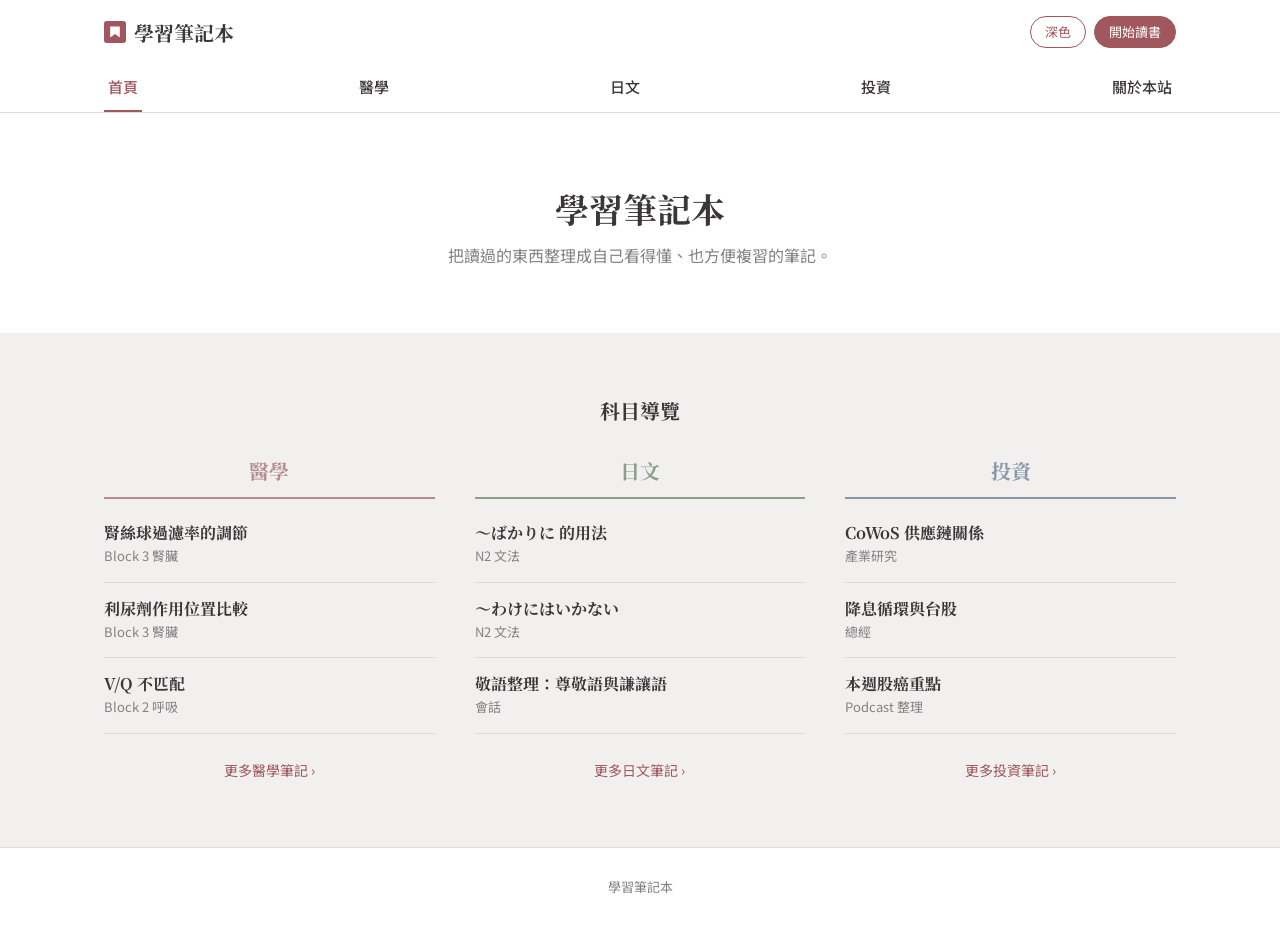
<file: index.html>
<!doctype html>
<html lang="zh-Hant">
<head>
  <meta charset="utf-8">
  <meta name="viewport" content="width=device-width, initial-scale=1">
  <title>學習筆記本</title>
  <meta name="description" content="醫學、日文與投資的學習筆記導覽。">
  <link rel="preconnect" href="https://fonts.googleapis.com">
  <link rel="preconnect" href="https://fonts.gstatic.com" crossorigin>
  <link href="https://fonts.googleapis.com/css2?family=Noto+Serif+TC:wght@400;700&family=Noto+Sans+TC:wght@400;500;700&display=swap" rel="stylesheet">
  <link rel="icon" href="data:image/svg+xml,%3Csvg xmlns=%27http://www.w3.org/2000/svg%27 viewBox=%270 0 32 32%27%3E%3Crect width=%2732%27 height=%2732%27 rx=%274%27 fill=%27%23a0575d%27/%3E%3Cpath d=%27M9 8h14v16l-7-5-7 5z%27 fill=%27%23fff%27/%3E%3C/svg%3E">
  <link rel="stylesheet" href="assets/style.css">
</head>
<body>
<header class="site-head">
  <div class="wrap head-top">
    <a class="logo" href="index.html">
      <svg class="logo-mark" viewBox="0 0 32 32" aria-hidden="true"><rect width="32" height="32" rx="4" fill="var(--accent)"/><path d="M9 8h14v16l-7-5-7 5z" fill="var(--bg)"/></svg>
      學習筆記本
    </a>
    <div class="head-actions">
      <button class="pill theme-toggle" type="button">深色</button>
      <a class="pill solid" href="med.html">開始讀書</a>
    </div>
  </div>
  <nav aria-label="分類">
    <ul class="cats">
      <li><a href="index.html" aria-current="page">首頁</a></li>
      <li><a href="med.html">醫學</a></li>
      <li><a href="jp.html">日文</a></li>
      <li><a href="fin.html">投資</a></li>
      <li><a href="about.html">關於本站</a></li>
    </ul>
  </nav>
</header>

<main>
  <section class="hero wrap">
    <h1>學習筆記本</h1>
    <p class="hero-sub">把讀過的東西整理成自己看得懂、也方便複習的筆記。</p>
  </section>

  <section class="section band" id="subjects">
    <div class="wrap">
      <h2 class="section-title">科目導覽</h2>
      <div class="subjects">
        <div class="subject med">
          <h2>醫學</h2>
          <ul>
            <li><a href="med-gfr.html"><span class="t">腎絲球過濾率的調節</span><span class="d">Block 3 腎臟</span></a></li>
            <li><a href="med.html"><span class="t">利尿劑作用位置比較</span><span class="d">Block 3 腎臟</span></a></li>
            <li><a href="med.html"><span class="t">V/Q 不匹配</span><span class="d">Block 2 呼吸</span></a></li>
          </ul>
          <a class="more" href="med.html">更多醫學筆記 ›</a>
        </div>
        <div class="subject jp">
          <h2>日文</h2>
          <ul>
            <li><a href="jp.html"><span class="t">～ばかりに 的用法</span><span class="d">N2 文法</span></a></li>
            <li><a href="jp.html"><span class="t">～わけにはいかない</span><span class="d">N2 文法</span></a></li>
            <li><a href="jp.html"><span class="t">敬語整理：尊敬語與謙讓語</span><span class="d">會話</span></a></li>
          </ul>
          <a class="more" href="jp.html">更多日文筆記 ›</a>
        </div>
        <div class="subject fin">
          <h2>投資</h2>
          <ul>
            <li><a href="fin.html"><span class="t">CoWoS 供應鏈關係</span><span class="d">產業研究</span></a></li>
            <li><a href="fin.html"><span class="t">降息循環與台股</span><span class="d">總經</span></a></li>
            <li><a href="fin.html"><span class="t">本週股癌重點</span><span class="d">Podcast 整理</span></a></li>
          </ul>
          <a class="more" href="fin.html">更多投資筆記 ›</a>
        </div>
      </div>
    </div>
  </section>
</main>

<footer class="site-foot">
  <div class="wrap">學習筆記本</div>
</footer>
<script src="assets/site.js"></script>
</body>
</html>
</file>
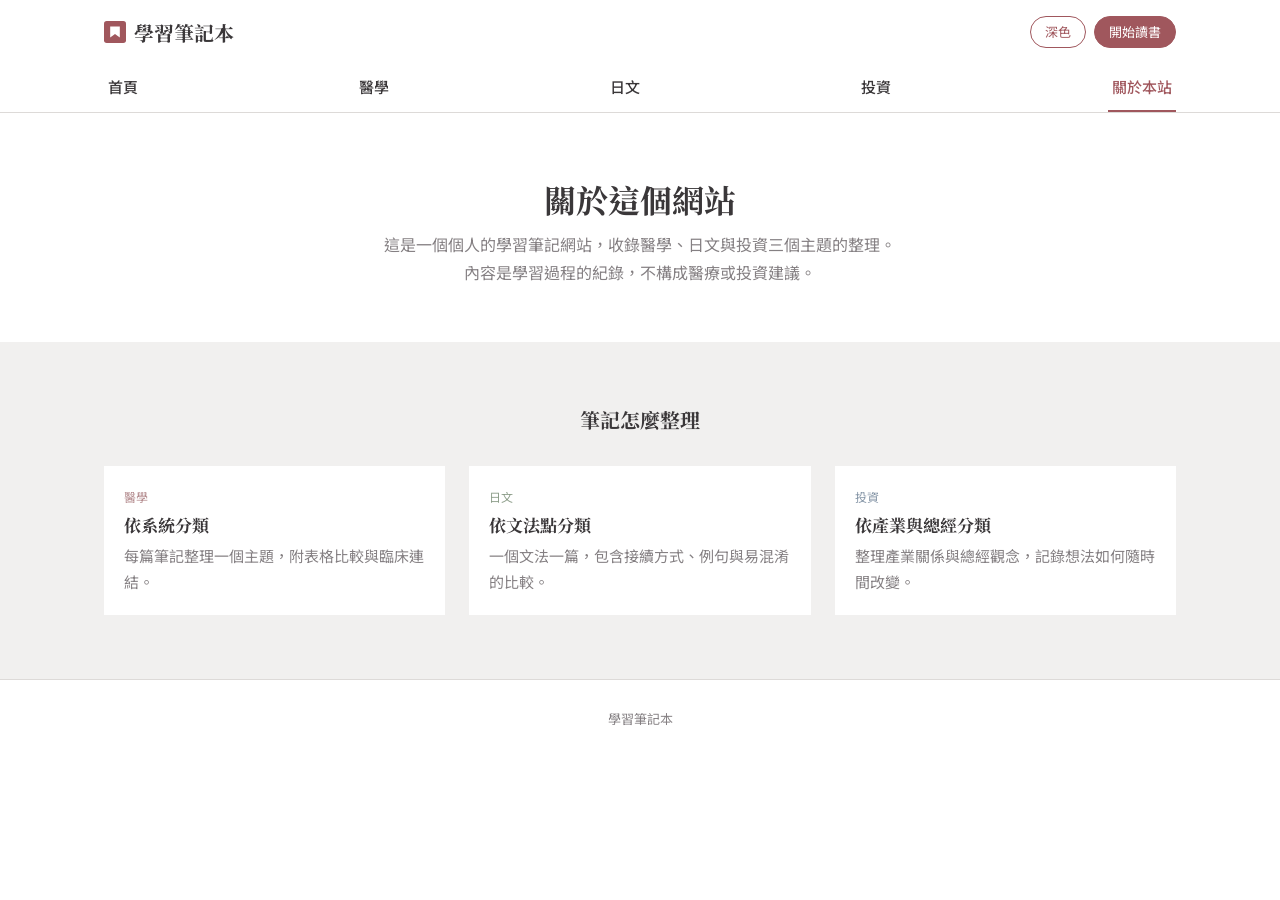
<file: about.html>
<!doctype html>
<html lang="zh-Hant">
<head>
  <meta charset="utf-8">
  <meta name="viewport" content="width=device-width, initial-scale=1">
  <title>關於本站 | 學習筆記本</title>
  <meta name="description" content="這個學習筆記網站的介紹。">
  <link rel="preconnect" href="https://fonts.googleapis.com">
  <link rel="preconnect" href="https://fonts.gstatic.com" crossorigin>
  <link href="https://fonts.googleapis.com/css2?family=Noto+Serif+TC:wght@400;700&family=Noto+Sans+TC:wght@400;500;700&display=swap" rel="stylesheet">
  <link rel="icon" href="data:image/svg+xml,%3Csvg xmlns=%27http://www.w3.org/2000/svg%27 viewBox=%270 0 32 32%27%3E%3Crect width=%2732%27 height=%2732%27 rx=%274%27 fill=%27%23a0575d%27/%3E%3Cpath d=%27M9 8h14v16l-7-5-7 5z%27 fill=%27%23fff%27/%3E%3C/svg%3E">
  <link rel="stylesheet" href="assets/style.css">
</head>
<body>
<header class="site-head">
  <div class="wrap head-top">
    <a class="logo" href="index.html">
      <svg class="logo-mark" viewBox="0 0 32 32" aria-hidden="true"><rect width="32" height="32" rx="4" fill="var(--accent)"/><path d="M9 8h14v16l-7-5-7 5z" fill="var(--bg)"/></svg>
      學習筆記本
    </a>
    <div class="head-actions">
      <button class="pill theme-toggle" type="button">深色</button>
      <a class="pill solid" href="med.html">開始讀書</a>
    </div>
  </div>
  <nav aria-label="分類">
    <ul class="cats">
      <li><a href="index.html">首頁</a></li>
      <li><a href="med.html">醫學</a></li>
      <li><a href="jp.html">日文</a></li>
      <li><a href="fin.html">投資</a></li>
      <li><a href="about.html" aria-current="page">關於本站</a></li>
    </ul>
  </nav>
</header>

<main>
  <section class="wrap about-intro">
    <h1>關於這個網站</h1>
    <p>這是一個個人的學習筆記網站，收錄醫學、日文與投資三個主題的整理。內容是學習過程的紀錄，不構成醫療或投資建議。</p>
  </section>

  <section class="section band">
    <div class="wrap">
      <h2 class="section-title">筆記怎麼整理</h2>
      <ul class="works">
        <li><span class="tag med">醫學</span><h3>依系統分類</h3><p>每篇筆記整理一個主題，附表格比較與臨床連結。</p></li>
        <li><span class="tag jp">日文</span><h3>依文法點分類</h3><p>一個文法一篇，包含接續方式、例句與易混淆的比較。</p></li>
        <li><span class="tag fin">投資</span><h3>依產業與總經分類</h3><p>整理產業關係與總經觀念，記錄想法如何隨時間改變。</p></li>
      </ul>
    </div>
  </section>
</main>

<footer class="site-foot">
  <div class="wrap">學習筆記本</div>
</footer>
<script src="assets/site.js"></script>
</body>
</html>
</file>
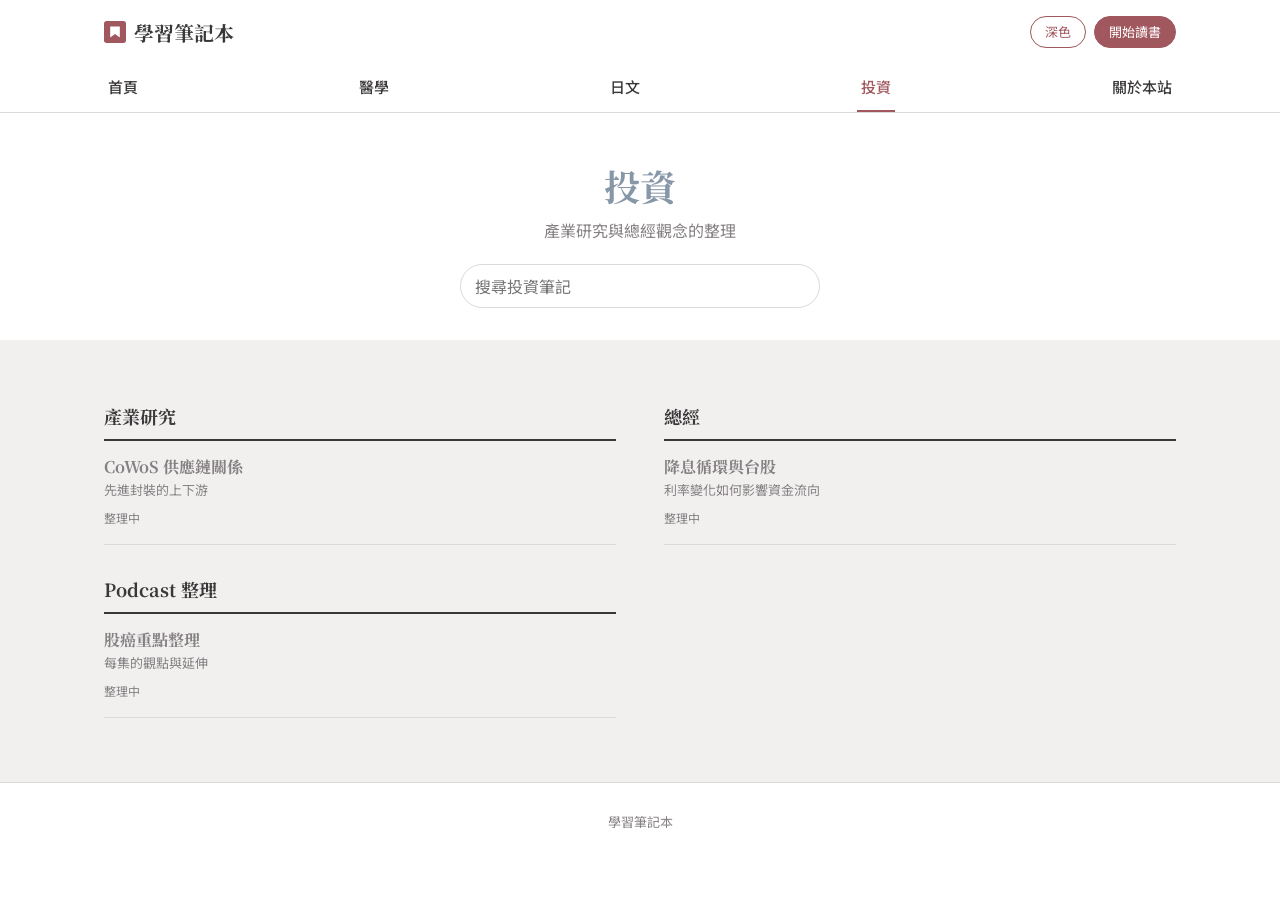
<file: fin.html>
<!doctype html>
<html lang="zh-Hant">
<head>
  <meta charset="utf-8">
  <meta name="viewport" content="width=device-width, initial-scale=1">
  <title>投資 | 學習筆記本</title>
  <meta name="description" content="投資筆記目錄。產業研究與總經觀念的整理。">
  <link rel="preconnect" href="https://fonts.googleapis.com">
  <link rel="preconnect" href="https://fonts.gstatic.com" crossorigin>
  <link href="https://fonts.googleapis.com/css2?family=Noto+Serif+TC:wght@400;700&family=Noto+Sans+TC:wght@400;500;700&display=swap" rel="stylesheet">
  <link rel="icon" href="data:image/svg+xml,%3Csvg xmlns=%27http://www.w3.org/2000/svg%27 viewBox=%270 0 32 32%27%3E%3Crect width=%2732%27 height=%2732%27 rx=%274%27 fill=%27%23a0575d%27/%3E%3Cpath d=%27M9 8h14v16l-7-5-7 5z%27 fill=%27%23fff%27/%3E%3C/svg%3E">
  <link rel="stylesheet" href="assets/style.css">
</head>
<body>
<header class="site-head">
  <div class="wrap head-top">
    <a class="logo" href="index.html">
      <svg class="logo-mark" viewBox="0 0 32 32" aria-hidden="true"><rect width="32" height="32" rx="4" fill="var(--accent)"/><path d="M9 8h14v16l-7-5-7 5z" fill="var(--bg)"/></svg>
      學習筆記本
    </a>
    <div class="head-actions">
      <button class="pill theme-toggle" type="button">深色</button>
      <a class="pill solid" href="med.html">開始讀書</a>
    </div>
  </div>
  <nav aria-label="分類">
    <ul class="cats">
      <li><a href="index.html">首頁</a></li>
      <li><a href="med.html">醫學</a></li>
      <li><a href="jp.html">日文</a></li>
      <li><a href="fin.html" aria-current="page">投資</a></li>
      <li><a href="about.html">關於本站</a></li>
    </ul>
  </nav>
</header>

<main>
  <div class="wrap page-head subject-head fin">
    <h1>投資</h1>
    <p>產業研究與總經觀念的整理</p>
    <input class="search" type="search" placeholder="搜尋投資筆記" aria-label="搜尋投資筆記" data-filter=".toc-group">
  </div>
  <div class="section band">
    <div class="wrap toc-page">
      <section class="toc-group">
        <h2>產業研究</h2>
        <ul class="toc-list">
          <li class="soon"><span class="t">CoWoS 供應鏈關係</span><span class="d">先進封裝的上下游</span><span class="soon-tag">整理中</span></li>
        </ul>
      </section>
      <section class="toc-group">
        <h2>總經</h2>
        <ul class="toc-list">
          <li class="soon"><span class="t">降息循環與台股</span><span class="d">利率變化如何影響資金流向</span><span class="soon-tag">整理中</span></li>
        </ul>
      </section>
      <section class="toc-group">
        <h2>Podcast 整理</h2>
        <ul class="toc-list">
          <li class="soon"><span class="t">股癌重點整理</span><span class="d">每集的觀點與延伸</span><span class="soon-tag">整理中</span></li>
        </ul>
      </section>
    </div>
  </div>
</main>

<footer class="site-foot">
  <div class="wrap">學習筆記本</div>
</footer>
<script src="assets/site.js"></script>
</body>
</html>
</file>
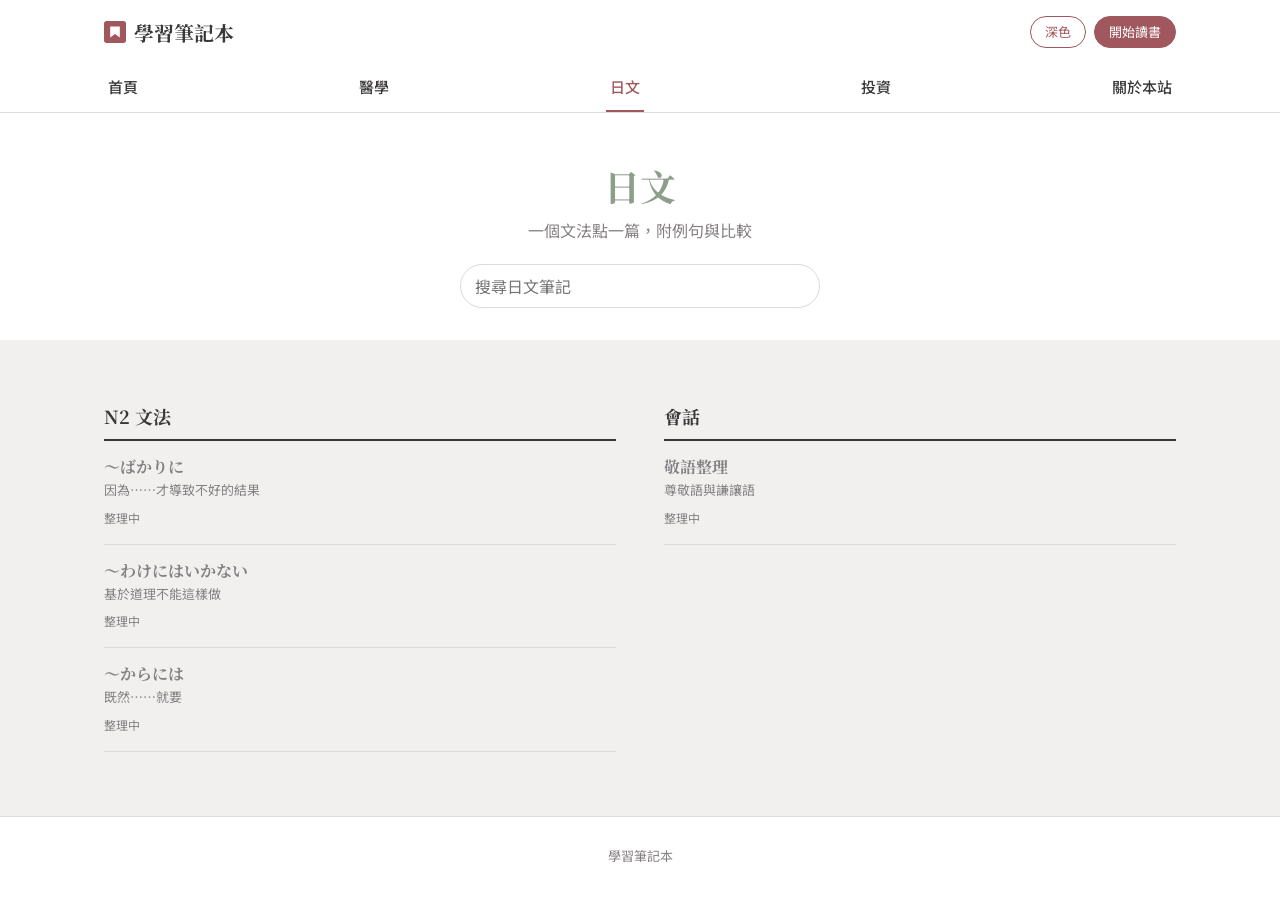
<file: jp.html>
<!doctype html>
<html lang="zh-Hant">
<head>
  <meta charset="utf-8">
  <meta name="viewport" content="width=device-width, initial-scale=1">
  <title>日文 | 學習筆記本</title>
  <meta name="description" content="日文筆記目錄。一個文法點一篇，附例句與比較。">
  <link rel="preconnect" href="https://fonts.googleapis.com">
  <link rel="preconnect" href="https://fonts.gstatic.com" crossorigin>
  <link href="https://fonts.googleapis.com/css2?family=Noto+Serif+TC:wght@400;700&family=Noto+Sans+TC:wght@400;500;700&display=swap" rel="stylesheet">
  <link rel="icon" href="data:image/svg+xml,%3Csvg xmlns=%27http://www.w3.org/2000/svg%27 viewBox=%270 0 32 32%27%3E%3Crect width=%2732%27 height=%2732%27 rx=%274%27 fill=%27%23a0575d%27/%3E%3Cpath d=%27M9 8h14v16l-7-5-7 5z%27 fill=%27%23fff%27/%3E%3C/svg%3E">
  <link rel="stylesheet" href="assets/style.css">
</head>
<body>
<header class="site-head">
  <div class="wrap head-top">
    <a class="logo" href="index.html">
      <svg class="logo-mark" viewBox="0 0 32 32" aria-hidden="true"><rect width="32" height="32" rx="4" fill="var(--accent)"/><path d="M9 8h14v16l-7-5-7 5z" fill="var(--bg)"/></svg>
      學習筆記本
    </a>
    <div class="head-actions">
      <button class="pill theme-toggle" type="button">深色</button>
      <a class="pill solid" href="med.html">開始讀書</a>
    </div>
  </div>
  <nav aria-label="分類">
    <ul class="cats">
      <li><a href="index.html">首頁</a></li>
      <li><a href="med.html">醫學</a></li>
      <li><a href="jp.html" aria-current="page">日文</a></li>
      <li><a href="fin.html">投資</a></li>
      <li><a href="about.html">關於本站</a></li>
    </ul>
  </nav>
</header>

<main>
  <div class="wrap page-head subject-head jp">
    <h1>日文</h1>
    <p>一個文法點一篇，附例句與比較</p>
    <input class="search" type="search" placeholder="搜尋日文筆記" aria-label="搜尋日文筆記" data-filter=".toc-group">
  </div>
  <div class="section band">
    <div class="wrap toc-page">
      <section class="toc-group">
        <h2>N2 文法</h2>
        <ul class="toc-list">
          <li class="soon"><span class="t">～ばかりに</span><span class="d">因為……才導致不好的結果</span><span class="soon-tag">整理中</span></li>
          <li class="soon"><span class="t">～わけにはいかない</span><span class="d">基於道理不能這樣做</span><span class="soon-tag">整理中</span></li>
          <li class="soon"><span class="t">～からには</span><span class="d">既然……就要</span><span class="soon-tag">整理中</span></li>
        </ul>
      </section>
      <section class="toc-group">
        <h2>會話</h2>
        <ul class="toc-list">
          <li class="soon"><span class="t">敬語整理</span><span class="d">尊敬語與謙讓語</span><span class="soon-tag">整理中</span></li>
        </ul>
      </section>
    </div>
  </div>
</main>

<footer class="site-foot">
  <div class="wrap">學習筆記本</div>
</footer>
<script src="assets/site.js"></script>
</body>
</html>
</file>
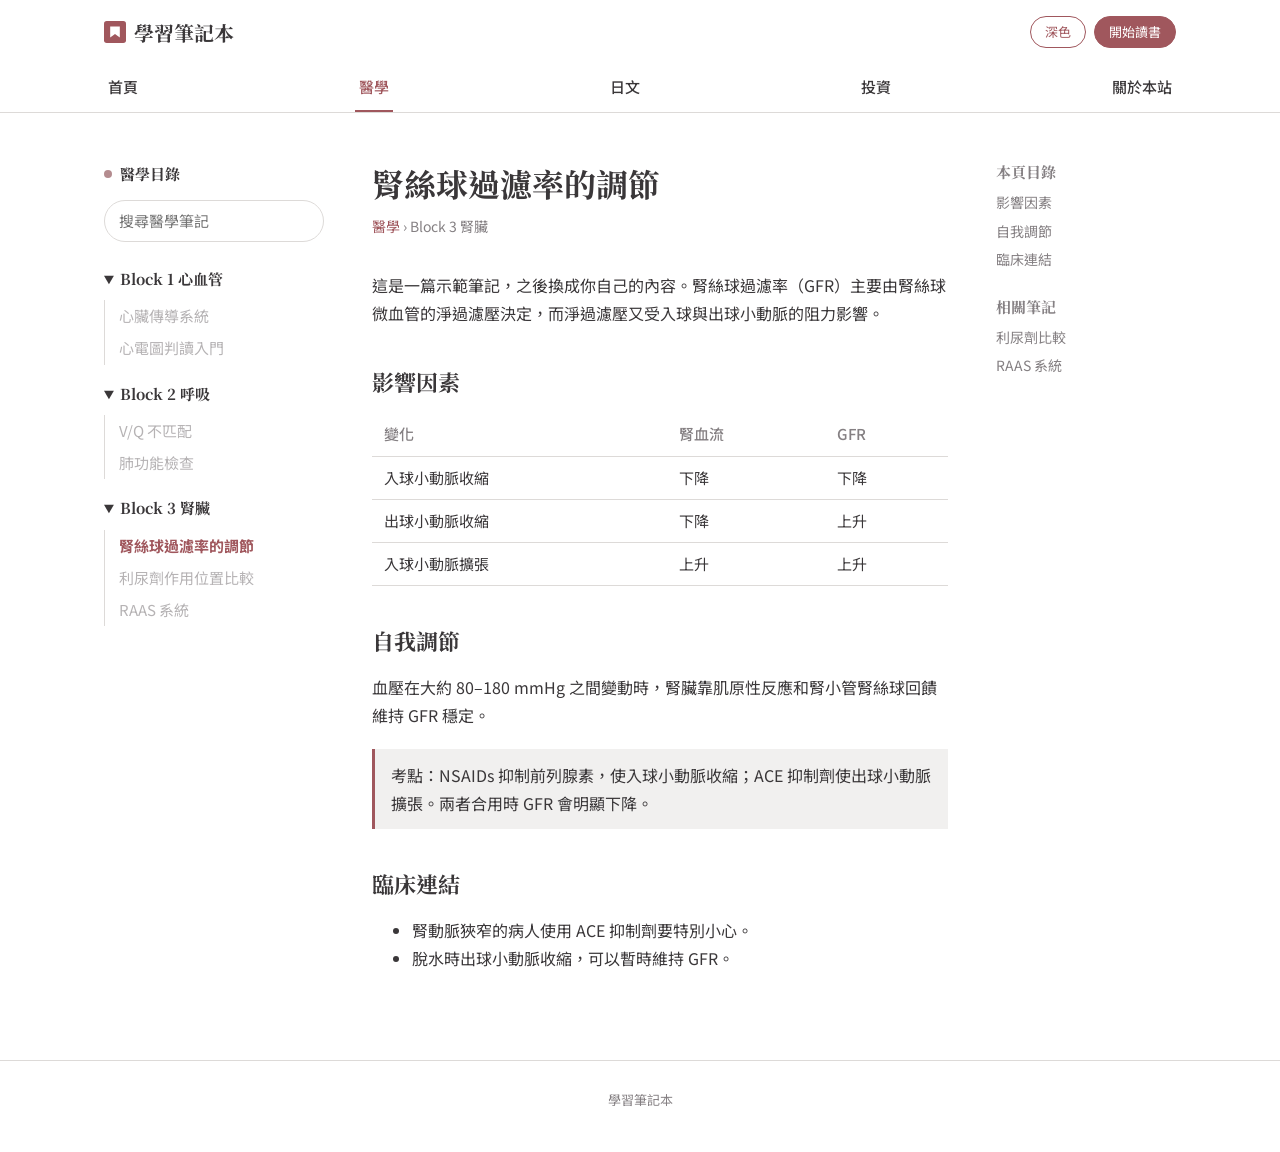
<file: med-gfr.html>
<!doctype html>
<html lang="zh-Hant">
<head>
  <meta charset="utf-8">
  <meta name="viewport" content="width=device-width, initial-scale=1">
  <title>腎絲球過濾率的調節 | 醫學 | 學習筆記本</title>
  <meta name="description" content="醫學筆記：腎絲球過濾率的調節。">
  <link rel="preconnect" href="https://fonts.googleapis.com">
  <link rel="preconnect" href="https://fonts.gstatic.com" crossorigin>
  <link href="https://fonts.googleapis.com/css2?family=Noto+Serif+TC:wght@400;700&family=Noto+Sans+TC:wght@400;500;700&display=swap" rel="stylesheet">
  <link rel="icon" href="data:image/svg+xml,%3Csvg xmlns=%27http://www.w3.org/2000/svg%27 viewBox=%270 0 32 32%27%3E%3Crect width=%2732%27 height=%2732%27 rx=%274%27 fill=%27%23a0575d%27/%3E%3Cpath d=%27M9 8h14v16l-7-5-7 5z%27 fill=%27%23fff%27/%3E%3C/svg%3E">
  <link rel="stylesheet" href="assets/style.css">
</head>
<body>
<header class="site-head">
  <div class="wrap head-top">
    <a class="logo" href="index.html">
      <svg class="logo-mark" viewBox="0 0 32 32" aria-hidden="true"><rect width="32" height="32" rx="4" fill="var(--accent)"/><path d="M9 8h14v16l-7-5-7 5z" fill="var(--bg)"/></svg>
      學習筆記本
    </a>
    <div class="head-actions">
      <button class="pill theme-toggle" type="button">深色</button>
      <a class="pill solid" href="med.html">開始讀書</a>
    </div>
  </div>
  <nav aria-label="分類">
    <ul class="cats">
      <li><a href="index.html">首頁</a></li>
      <li><a href="med.html" aria-current="page">醫學</a></li>
      <li><a href="jp.html">日文</a></li>
      <li><a href="fin.html">投資</a></li>
      <li><a href="about.html">關於本站</a></li>
    </ul>
  </nav>
</header>

<main>
  <div class="wrap notes-layout note-page">
      <aside class="note-tree" aria-label="醫學筆記目錄">
        <a class="tree-home" href="med.html"><i class="dot med"></i>醫學目錄</a>
        <input class="search" type="search" placeholder="搜尋醫學筆記" aria-label="搜尋醫學筆記" data-filter=".note-tree details">
        <details open>
          <summary>Block 1 心血管</summary>
          <ul>
            <li><span class="soon">心臟傳導系統</span></li>
            <li><span class="soon">心電圖判讀入門</span></li>
          </ul>
        </details>
        <details open>
          <summary>Block 2 呼吸</summary>
          <ul>
            <li><span class="soon">V/Q 不匹配</span></li>
            <li><span class="soon">肺功能檢查</span></li>
          </ul>
        </details>
        <details open>
          <summary>Block 3 腎臟</summary>
          <ul>
            <li><a href="med-gfr.html" aria-current="page">腎絲球過濾率的調節</a></li>
            <li><span class="soon">利尿劑作用位置比較</span></li>
            <li><span class="soon">RAAS 系統</span></li>
          </ul>
        </details>
      </aside>

      <article class="note-body">
        <h1>腎絲球過濾率的調節</h1>
        <p class="note-meta"><a href="med.html">醫學</a> › Block 3 腎臟</p>

        <p>這是一篇示範筆記，之後換成你自己的內容。腎絲球過濾率（GFR）主要由腎絲球微血管的淨過濾壓決定，而淨過濾壓又受入球與出球小動脈的阻力影響。</p>

        <h2 id="factors">影響因素</h2>
        <table>
          <thead><tr><th>變化</th><th>腎血流</th><th>GFR</th></tr></thead>
          <tbody>
            <tr><td>入球小動脈收縮</td><td>下降</td><td>下降</td></tr>
            <tr><td>出球小動脈收縮</td><td>下降</td><td>上升</td></tr>
            <tr><td>入球小動脈擴張</td><td>上升</td><td>上升</td></tr>
          </tbody>
        </table>

        <h2 id="autoreg">自我調節</h2>
        <p>血壓在大約 80–180 mmHg 之間變動時，腎臟靠肌原性反應和腎小管腎絲球回饋維持 GFR 穩定。</p>
        <div class="callout">考點：NSAIDs 抑制前列腺素，使入球小動脈收縮；ACE 抑制劑使出球小動脈擴張。兩者合用時 GFR 會明顯下降。</div>

        <h2 id="clinical">臨床連結</h2>
        <ul>
          <li>腎動脈狹窄的病人使用 ACE 抑制劑要特別小心。</li>
          <li>脫水時出球小動脈收縮，可以暫時維持 GFR。</li>
        </ul>
      </article>

      <aside class="toc" aria-label="本頁目錄">
        <h3>本頁目錄</h3>
        <ul>
          <li><a href="#factors">影響因素</a></li>
          <li><a href="#autoreg">自我調節</a></li>
          <li><a href="#clinical">臨床連結</a></li>
        </ul>
        <h3>相關筆記</h3>
        <ul>
          <li><a href="#">利尿劑比較</a></li>
          <li><a href="#">RAAS 系統</a></li>
        </ul>
      </aside>
  </div>
</main>

<footer class="site-foot">
  <div class="wrap">學習筆記本</div>
</footer>
<script src="assets/site.js"></script>
</body>
</html>
</file>
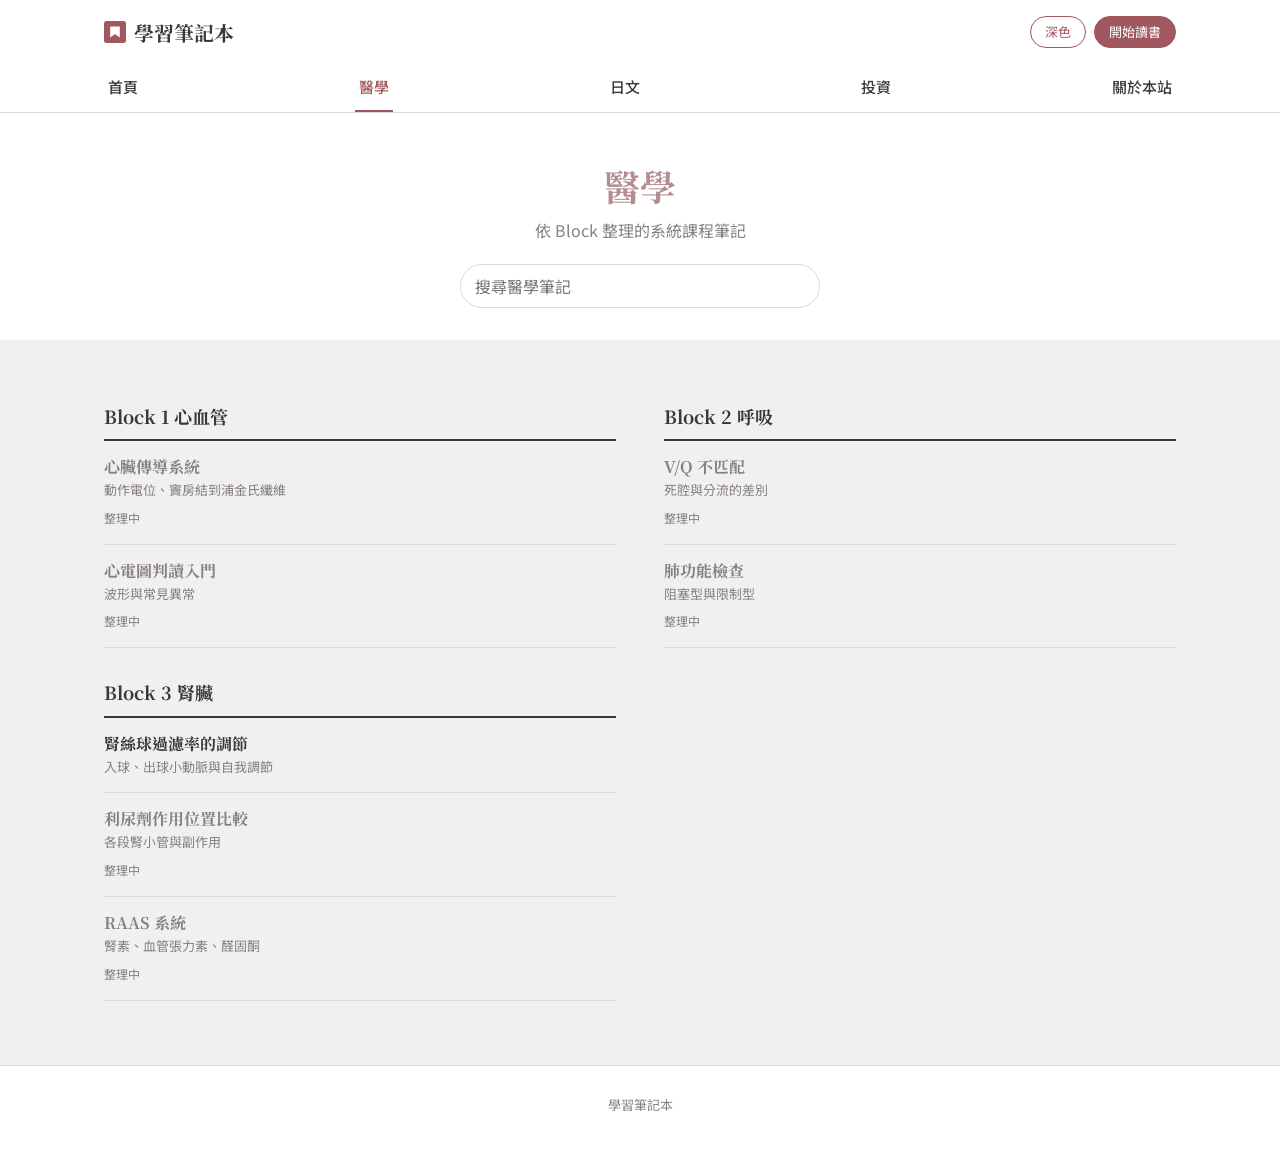
<file: med.html>
<!doctype html>
<html lang="zh-Hant">
<head>
  <meta charset="utf-8">
  <meta name="viewport" content="width=device-width, initial-scale=1">
  <title>醫學 | 學習筆記本</title>
  <meta name="description" content="醫學筆記目錄。依 Block 整理的系統課程筆記。">
  <link rel="preconnect" href="https://fonts.googleapis.com">
  <link rel="preconnect" href="https://fonts.gstatic.com" crossorigin>
  <link href="https://fonts.googleapis.com/css2?family=Noto+Serif+TC:wght@400;700&family=Noto+Sans+TC:wght@400;500;700&display=swap" rel="stylesheet">
  <link rel="icon" href="data:image/svg+xml,%3Csvg xmlns=%27http://www.w3.org/2000/svg%27 viewBox=%270 0 32 32%27%3E%3Crect width=%2732%27 height=%2732%27 rx=%274%27 fill=%27%23a0575d%27/%3E%3Cpath d=%27M9 8h14v16l-7-5-7 5z%27 fill=%27%23fff%27/%3E%3C/svg%3E">
  <link rel="stylesheet" href="assets/style.css">
</head>
<body>
<header class="site-head">
  <div class="wrap head-top">
    <a class="logo" href="index.html">
      <svg class="logo-mark" viewBox="0 0 32 32" aria-hidden="true"><rect width="32" height="32" rx="4" fill="var(--accent)"/><path d="M9 8h14v16l-7-5-7 5z" fill="var(--bg)"/></svg>
      學習筆記本
    </a>
    <div class="head-actions">
      <button class="pill theme-toggle" type="button">深色</button>
      <a class="pill solid" href="med.html">開始讀書</a>
    </div>
  </div>
  <nav aria-label="分類">
    <ul class="cats">
      <li><a href="index.html">首頁</a></li>
      <li><a href="med.html" aria-current="page">醫學</a></li>
      <li><a href="jp.html">日文</a></li>
      <li><a href="fin.html">投資</a></li>
      <li><a href="about.html">關於本站</a></li>
    </ul>
  </nav>
</header>

<main>
  <div class="wrap page-head subject-head med">
    <h1>醫學</h1>
    <p>依 Block 整理的系統課程筆記</p>
    <input class="search" type="search" placeholder="搜尋醫學筆記" aria-label="搜尋醫學筆記" data-filter=".toc-group">
  </div>
  <div class="section band">
    <div class="wrap toc-page">
      <section class="toc-group">
        <h2>Block 1 心血管</h2>
        <ul class="toc-list">
          <li class="soon"><span class="t">心臟傳導系統</span><span class="d">動作電位、竇房結到浦金氏纖維</span><span class="soon-tag">整理中</span></li>
          <li class="soon"><span class="t">心電圖判讀入門</span><span class="d">波形與常見異常</span><span class="soon-tag">整理中</span></li>
        </ul>
      </section>
      <section class="toc-group">
        <h2>Block 2 呼吸</h2>
        <ul class="toc-list">
          <li class="soon"><span class="t">V/Q 不匹配</span><span class="d">死腔與分流的差別</span><span class="soon-tag">整理中</span></li>
          <li class="soon"><span class="t">肺功能檢查</span><span class="d">阻塞型與限制型</span><span class="soon-tag">整理中</span></li>
        </ul>
      </section>
      <section class="toc-group">
        <h2>Block 3 腎臟</h2>
        <ul class="toc-list">
          <li><a href="med-gfr.html"><span class="t">腎絲球過濾率的調節</span><span class="d">入球、出球小動脈與自我調節</span></a></li>
          <li class="soon"><span class="t">利尿劑作用位置比較</span><span class="d">各段腎小管與副作用</span><span class="soon-tag">整理中</span></li>
          <li class="soon"><span class="t">RAAS 系統</span><span class="d">腎素、血管張力素、醛固酮</span><span class="soon-tag">整理中</span></li>
        </ul>
      </section>
    </div>
  </div>
</main>

<footer class="site-foot">
  <div class="wrap">學習筆記本</div>
</footer>
<script src="assets/site.js"></script>
</body>
</html>
</file>
<file: assets/style.css>
/* 版面參考報導者：白底＋灰色色帶分段、置中的襯線標題、上方分類列。
   配色維持莫蘭迪；報導者的招牌紅改成低彩度的酒紅。 */
:root {
  --bg: #ffffff;
  --band: #f1f0ef;        /* 灰色色帶，用來分段 */
  --line: #dddad8;
  --ink: #3a3739;
  --muted: #858083;
  --accent: #a0575d;      /* 莫蘭迪酒紅：logo、分類標籤、目前位置 */
  --accent-soft: #f2e6e6;
  --med: #b48c8f;         /* 醫學：豆沙粉 */
  --jp: #8d9e8a;          /* 日文：鼠尾草綠 */
  --fin: #8797a8;         /* 投資：霧藍 */
  --other: #a8977f;       /* 其他：奶茶棕 */
    --font-serif: "Noto Serif TC", "Source Han Serif TC", serif;
  --font-sans: "Noto Sans TC", system-ui, sans-serif;
  --wrap: 1120px;
  color-scheme: light;
}

@media (prefers-color-scheme: dark) {
  :root:not([data-theme="light"]) {
    --bg: #222024; --band: #2b292e; --line: #3d3a40; --ink: #e5e1e4; --muted: #9d989c;
    --accent: #d1878c; --accent-soft: #3a2c2f;
    --med: #c7a1a4; --jp: #a3b3a0; --fin: #9fafc0; --other: #bba98f;
    color-scheme: dark;
  }
}
:root[data-theme="dark"] {
  --bg: #222024; --band: #2b292e; --line: #3d3a40; --ink: #e5e1e4; --muted: #9d989c;
  --accent: #d1878c; --accent-soft: #3a2c2f;
  --med: #c7a1a4; --jp: #a3b3a0; --fin: #9fafc0; --other: #bba98f;
  color-scheme: dark;
}

*, *::before, *::after { box-sizing: border-box; }
html { -webkit-text-size-adjust: 100%; scroll-behavior: smooth; }
[id] { scroll-margin-top: 128px; } /* 跳到段落時不被固定頁首蓋住 */
@media (prefers-reduced-motion: reduce) { html { scroll-behavior: auto; } }

body {
  margin: 0;
  background: var(--bg);
  color: var(--ink);
  font-family: var(--font-sans);
  font-size: 1rem;
  line-height: 1.75;
}
a { color: inherit; }
a:focus-visible, button:focus-visible, summary:focus-visible, input:focus-visible {
  outline: 2px solid var(--accent);
  outline-offset: 3px;
  border-radius: 2px;
}
h1, h2, h3 { font-family: var(--font-serif); font-weight: 700; line-height: 1.4; margin: 0; }

.wrap { max-width: var(--wrap); margin: 0 auto; padding: 0 24px; }

/* ---------- 頁首：logo＋日期，下方一排分類 ---------- */
.site-head {
  position: sticky;
  top: 0;
  z-index: 20;
  background: var(--bg);
  border-bottom: 1px solid var(--line);
}
.head-top {
  display: flex;
  align-items: center;
  gap: 16px;
  height: 64px;
}
.logo {
  display: flex;
  align-items: center;
  gap: 8px;
  text-decoration: none;
  font-family: var(--font-serif);
  font-weight: 700;
  font-size: 1.25rem;
  color: var(--ink);
}
.logo-mark { width: 22px; height: 22px; flex: none; }
.head-actions { margin-left: auto; display: flex; gap: 8px; }
.pill {
  font: inherit;
  font-size: 0.8125rem;
  padding: 4px 14px;
  border-radius: 40px;
  border: 1px solid var(--accent);
  color: var(--accent);
  background: none;
  cursor: pointer;
  text-decoration: none;
  white-space: nowrap;
}
.pill:hover { background: var(--accent-soft); }
.pill.solid { background: var(--accent); color: var(--bg); }
.pill.solid:hover { opacity: 0.88; }

.cats {
  display: flex;
  justify-content: space-between;
  gap: 8px;
  list-style: none;
  margin: 0 auto;
  padding: 0 24px;
  max-width: var(--wrap);
  overflow-x: auto;
  scrollbar-width: none;
}
.cats::-webkit-scrollbar { display: none; }
.cats a {
  display: block;
  padding: 10px 4px;
  font-size: 0.9375rem;
  font-weight: 500;
  text-decoration: none;
  white-space: nowrap;
  border-bottom: 2px solid transparent;
}
.cats a:hover { color: var(--accent); }
.cats a[aria-current="page"] { color: var(--accent); border-bottom-color: var(--accent); }

/* ---------- 區段與置中標題 ---------- */
.section { padding: 64px 0; }
.section.band { background: var(--band); }
.section-title {
  text-align: center;
  font-size: 1.25rem;
  margin-bottom: 32px;
}
.more {
  display: block;
  width: max-content;
  margin: 24px auto 0;
  font-size: 0.875rem;
  color: var(--accent);
  text-decoration: none;
}
.more:hover { text-decoration: underline; }
.tag { font-size: 0.75rem; color: var(--accent); }
.tag.med { color: var(--med); }
.tag.jp { color: var(--jp); }
.tag.fin { color: var(--fin); }
.tag.other { color: var(--other); }

/* ---------- 首頁主視覺 ---------- */
.hero { text-align: center; padding: 72px 0 64px; }
.hero h1 { font-size: clamp(1.5rem, 3.4vw, 2.125rem); }
.hero-sub { color: var(--muted); margin: 8px 0 0; }

/* ---------- 科目導覽：三欄，各自一個置中標題 ---------- */
.subjects {
  display: grid;
  grid-template-columns: repeat(3, 1fr);
  gap: 40px;
}
.subject h2 {
  text-align: center;
  font-size: 1.25rem;
  padding-bottom: 12px;
  margin-bottom: 8px;
  border-bottom: 2px solid currentColor;
}
.subject.med h2 { color: var(--med); }
.subject.jp h2 { color: var(--jp); }
.subject.fin h2 { color: var(--fin); }
.subject ul { list-style: none; margin: 0; padding: 0; }
.subject li { border-bottom: 1px solid var(--line); }
.subject li a { display: block; padding: 14px 0; text-decoration: none; }
.subject li a:hover .t { color: var(--accent); }
.subject .t { display: block; font-family: var(--font-serif); font-weight: 700; line-height: 1.5; }
.subject .d { display: block; font-size: 0.8125rem; color: var(--muted); }

/* ---------- 頁尾 ---------- */
.site-foot {
  border-top: 1px solid var(--line);
  padding: 28px 0 40px;
  color: var(--muted);
  font-size: 0.8125rem;
  text-align: center;
}

/* ---------- 筆記庫 ---------- */
.page-head { text-align: center; padding: 48px 0 32px; }
.page-head h1 { font-size: 1.75rem; }
.page-head p { color: var(--muted); margin: 4px 0 0; }

.notes-layout {
  display: grid;
  grid-template-columns: 220px minmax(0, 40em) 180px;
  gap: 48px;
  align-items: start;
  justify-content: center;
  padding-bottom: 72px;
}
.note-tree { position: sticky; top: 136px; font-size: 0.9375rem; }
.note-tree details { margin-bottom: 12px; }
.note-tree summary { cursor: pointer; font-family: var(--font-serif); font-weight: 700; padding: 4px 0; }
.note-tree ul { list-style: none; margin: 4px 0 0; padding-left: 14px; border-left: 1px solid var(--line); }
.note-tree li a { display: block; padding: 3px 0; text-decoration: none; color: var(--muted); }
.note-tree li a:hover { color: var(--ink); }
.note-tree li a[aria-current="page"] { color: var(--accent); font-weight: 700; }
.dot { display: inline-block; width: 8px; height: 8px; border-radius: 50%; margin-right: 8px; transform: translateY(-2px); }
.dot.med { background: var(--med); }
.dot.jp { background: var(--jp); }
.dot.fin { background: var(--fin); }

.search {
  width: 100%;
  font: inherit;
  padding: 7px 14px;
  margin-bottom: 20px;
  border: 1px solid var(--line);
  border-radius: 40px;
  background: var(--bg);
  color: var(--ink);
}

.note-body h1 { font-size: 2rem; margin-bottom: 8px; }
.note-meta { color: var(--muted); font-size: 0.875rem; margin: 0 0 32px; }
.note-body h2 { font-size: 1.375rem; margin: 40px 0 12px; }
.note-body p, .note-body li { max-width: 40em; }
.note-body table { border-collapse: collapse; width: 100%; margin: 16px 0; font-size: 0.9375rem; }
.note-body th, .note-body td { text-align: left; padding: 8px 12px; border-bottom: 1px solid var(--line); }
.note-body th { color: var(--muted); font-weight: 500; }
.callout { background: var(--band); border-left: 3px solid var(--accent); padding: 12px 16px; margin: 20px 0; }

.toc { position: sticky; top: 136px; font-size: 0.875rem; }
.toc h3 { font-size: 0.9375rem; margin-bottom: 8px; color: var(--muted); }
.toc ul { list-style: none; margin: 0 0 24px; padding: 0; display: grid; gap: 4px; }
.toc a { text-decoration: none; color: var(--muted); }
.toc a:hover { color: var(--ink); }

/* ---------- 科目目錄頁 ---------- */
.subject-head h1 { font-size: 2.25rem; }
.subject-head.med h1 { color: var(--med); }
.subject-head.jp h1 { color: var(--jp); }
.subject-head.fin h1 { color: var(--fin); }
.subject-head .search { max-width: 360px; margin: 20px auto 0; display: block; }
.toc-page {
  display: grid;
  grid-template-columns: repeat(2, 1fr);
  gap: 32px 48px;
  align-items: start;
}
.toc-group h2 {
  font-size: 1.125rem;
  padding-bottom: 10px;
  border-bottom: 2px solid var(--ink);
}
.toc-list { list-style: none; margin: 0; padding: 0; }
.toc-list li { border-bottom: 1px solid var(--line); }
.toc-list a, .toc-list li.soon { display: block; padding: 14px 0; text-decoration: none; }
.toc-list a:hover .t { color: var(--accent); }
.toc-list .t { display: block; font-family: var(--font-serif); font-weight: 700; line-height: 1.5; }
.toc-list .d { display: block; font-size: 0.8125rem; color: var(--muted); }
.toc-list li.soon .t { color: var(--muted); }
.soon-tag { font-size: 0.75rem; color: var(--muted); }
.note-tree .soon { display: block; padding: 3px 0; color: var(--muted); opacity: 0.6; }
.tree-home {
  display: block;
  font-family: var(--font-serif);
  font-weight: 700;
  text-decoration: none;
  margin-bottom: 12px;
}
.tree-home:hover { color: var(--accent); }
.note-meta a { color: var(--accent); text-decoration: none; }
.note-page { padding-top: 48px; }

/* ---------- 關於本站 ---------- */
.about-intro { text-align: center; padding: 64px 0 56px; }
.about-intro h1 { font-size: 2rem; }
.about-intro p { color: var(--muted); margin: 8px auto 0; max-width: 32em; }
.works {
  display: grid;
  grid-template-columns: repeat(3, 1fr);
  gap: 24px;
  list-style: none;
  margin: 0;
  padding: 0;
}
.works li { background: var(--bg); padding: 20px; display: grid; gap: 6px; align-content: start; }
.works h3 { font-size: 1.0625rem; }
.works p { margin: 0; color: var(--muted); font-size: 0.9375rem; }

/* ---------- 響應式 ---------- */
@media (max-width: 1100px) {
  .notes-layout { grid-template-columns: 200px minmax(0, 1fr); }
  .toc { display: none; }
}
@media (max-width: 900px) {
  .subjects { grid-template-columns: 1fr; gap: 48px; }
  .works { grid-template-columns: 1fr; }
  .toc-page { grid-template-columns: 1fr; }
}
@media (max-width: 640px) {
  .wrap { padding: 0 16px; }
  .head-top { height: 56px; }
    .cats { padding: 0 16px; justify-content: flex-start; gap: 20px; }
  .section { padding: 48px 0; }
  .hero { padding: 48px 0; }
  .notes-layout { grid-template-columns: 1fr; gap: 24px; }
  .note-tree { position: static; }
  .note-body h1 { font-size: 1.625rem; }
}
</file>
